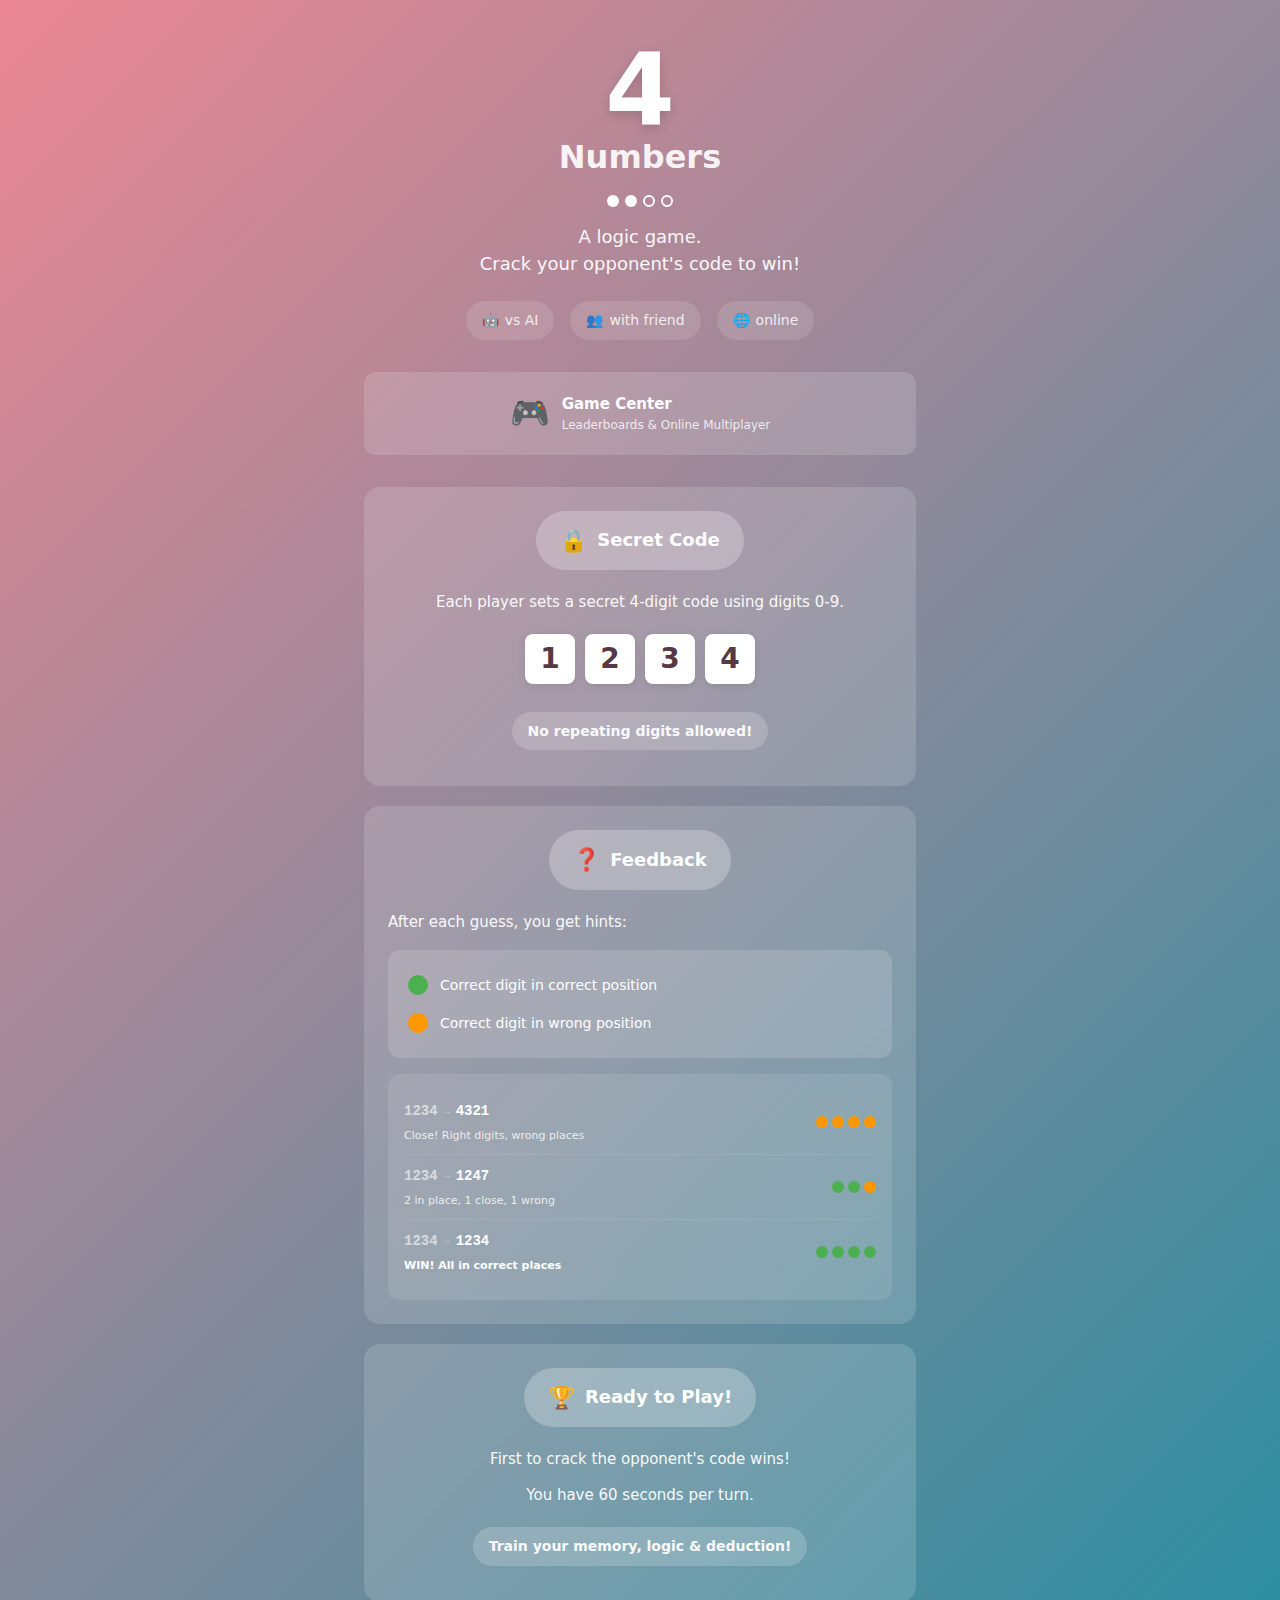
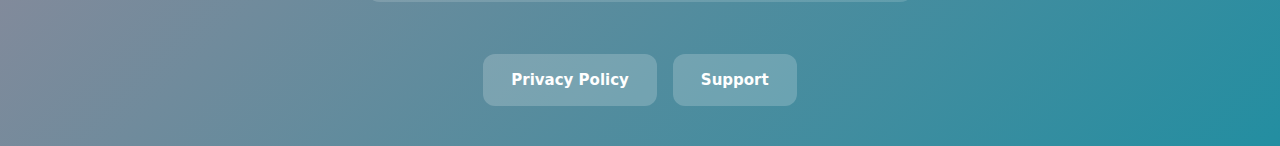
<file: index.html>
<!DOCTYPE html>
<!-- Last updated: 2026-02-02 -->
<html lang="en">
<head>
    <meta charset="UTF-8">
    <meta name="viewport" content="width=device-width, initial-scale=1.0">
    <meta name="description" content="4Numbers - A logic game. Crack your opponent's secret 4-digit code to win!">
    <meta name="theme-color" content="#EB8694">

    <!-- Open Graph -->
    <meta property="og:title" content="4Numbers - Logic Game">
    <meta property="og:description" content="A logic game. Crack your opponent's secret code to win!">
    <meta property="og:type" content="website">

    <title>4Numbers - Logic Game</title>
    <link rel="stylesheet" href="assets/style.css">
</head>
<body>
    <div class="container">
        <!-- Logo -->
        <div class="logo">
            <span class="logo-number">4</span>
            <span class="logo-text">Numbers</span>
            <div class="logo-dots">
                <span class="dot filled"></span>
                <span class="dot filled"></span>
                <span class="dot outline"></span>
                <span class="dot outline"></span>
            </div>
        </div>

        <!-- Tagline -->
        <p class="tagline">
            A logic game.<br>
            Crack your opponent's code to win!
        </p>

        <!-- Features -->
        <div class="features">
            <div class="feature">
                <span>🤖</span>
                <span>vs AI</span>
            </div>
            <div class="feature">
                <span>👥</span>
                <span>with friend</span>
            </div>
            <div class="feature">
                <span>🌐</span>
                <span>online</span>
            </div>
        </div>

        <!-- Game Center badge -->
        <div class="gamecenter-badge">
            <span class="gc-icon">🎮</span>
            <div class="gamecenter-info">
                <div class="gc-title">Game Center</div>
                <div class="gc-subtitle">Leaderboards & Online Multiplayer</div>
            </div>
        </div>

        <!-- Section 1: Secret Code (like onboarding page 2) -->
        <div class="section-card">
            <div class="title-wrapper">
                <h2><span class="icon">🔒</span> Secret Code</h2>
            </div>
            <p style="text-align: center;">Each player sets a secret 4-digit code using digits 0-9.</p>

            <div class="code-display">
                <div class="digit-box">1</div>
                <div class="digit-box">2</div>
                <div class="digit-box">3</div>
                <div class="digit-box">4</div>
            </div>

            <p style="text-align: center;">
                <span class="highlight-pill">No repeating digits allowed!</span>
            </p>
        </div>

        <!-- Section 2: Feedback (like onboarding page 3) -->
        <div class="section-card">
            <div class="title-wrapper">
                <h2><span class="icon">❓</span> Feedback</h2>
            </div>
            <p>After each guess, you get hints:</p>

            <div class="feedback-explanation">
                <div class="feedback-row">
                    <div class="feedback-dot correct"></div>
                    <span class="feedback-text">Correct digit in correct position</span>
                </div>
                <div class="feedback-row">
                    <div class="feedback-dot partial"></div>
                    <span class="feedback-text">Correct digit in wrong position</span>
                </div>
            </div>

            <!-- Examples like in onboarding -->
            <div class="feedback-examples">
                <!-- Example 1: All wrong places -->
                <div class="example-row">
                    <div>
                        <div class="example-guess">
                            <span class="secret">1234</span>
                            <span class="arrow">→</span>
                            <span>4321</span>
                        </div>
                        <div class="example-label">Close! Right digits, wrong places</div>
                    </div>
                    <div class="example-dots">
                        <div class="dot partial"></div>
                        <div class="dot partial"></div>
                        <div class="dot partial"></div>
                        <div class="dot partial"></div>
                    </div>
                </div>

                <!-- Example 2: Mixed result -->
                <div class="example-row">
                    <div>
                        <div class="example-guess">
                            <span class="secret">1234</span>
                            <span class="arrow">→</span>
                            <span>1247</span>
                        </div>
                        <div class="example-label">2 in place, 1 close, 1 wrong</div>
                    </div>
                    <div class="example-dots">
                        <div class="dot correct"></div>
                        <div class="dot correct"></div>
                        <div class="dot partial"></div>
                    </div>
                </div>

                <!-- Example 3: Win -->
                <div class="example-row">
                    <div>
                        <div class="example-guess">
                            <span class="secret">1234</span>
                            <span class="arrow">→</span>
                            <span>1234</span>
                        </div>
                        <div class="example-label win">WIN! All in correct places</div>
                    </div>
                    <div class="example-dots">
                        <div class="dot correct"></div>
                        <div class="dot correct"></div>
                        <div class="dot correct"></div>
                        <div class="dot correct"></div>
                    </div>
                </div>
            </div>
        </div>

        <!-- Section 3: Ready to Play (like onboarding page 4) -->
        <div class="section-card">
            <div class="title-wrapper">
                <h2><span class="icon">🏆</span> Ready to Play!</h2>
            </div>
            <p style="text-align: center;">First to crack the opponent's code wins!</p>
            <p style="text-align: center;">You have 60 seconds per turn.</p>
            <p style="text-align: center;">
                <span class="highlight-pill">Train your memory, logic & deduction!</span>
            </p>
        </div>

        <!-- Footer with buttons -->
        <footer>
            <a href="privacy/index.html" class="footer-btn">Privacy Policy</a>
            <a href="support/index.html" class="footer-btn">Support</a>
        </footer>
    </div>
</body>
</html>
</file>
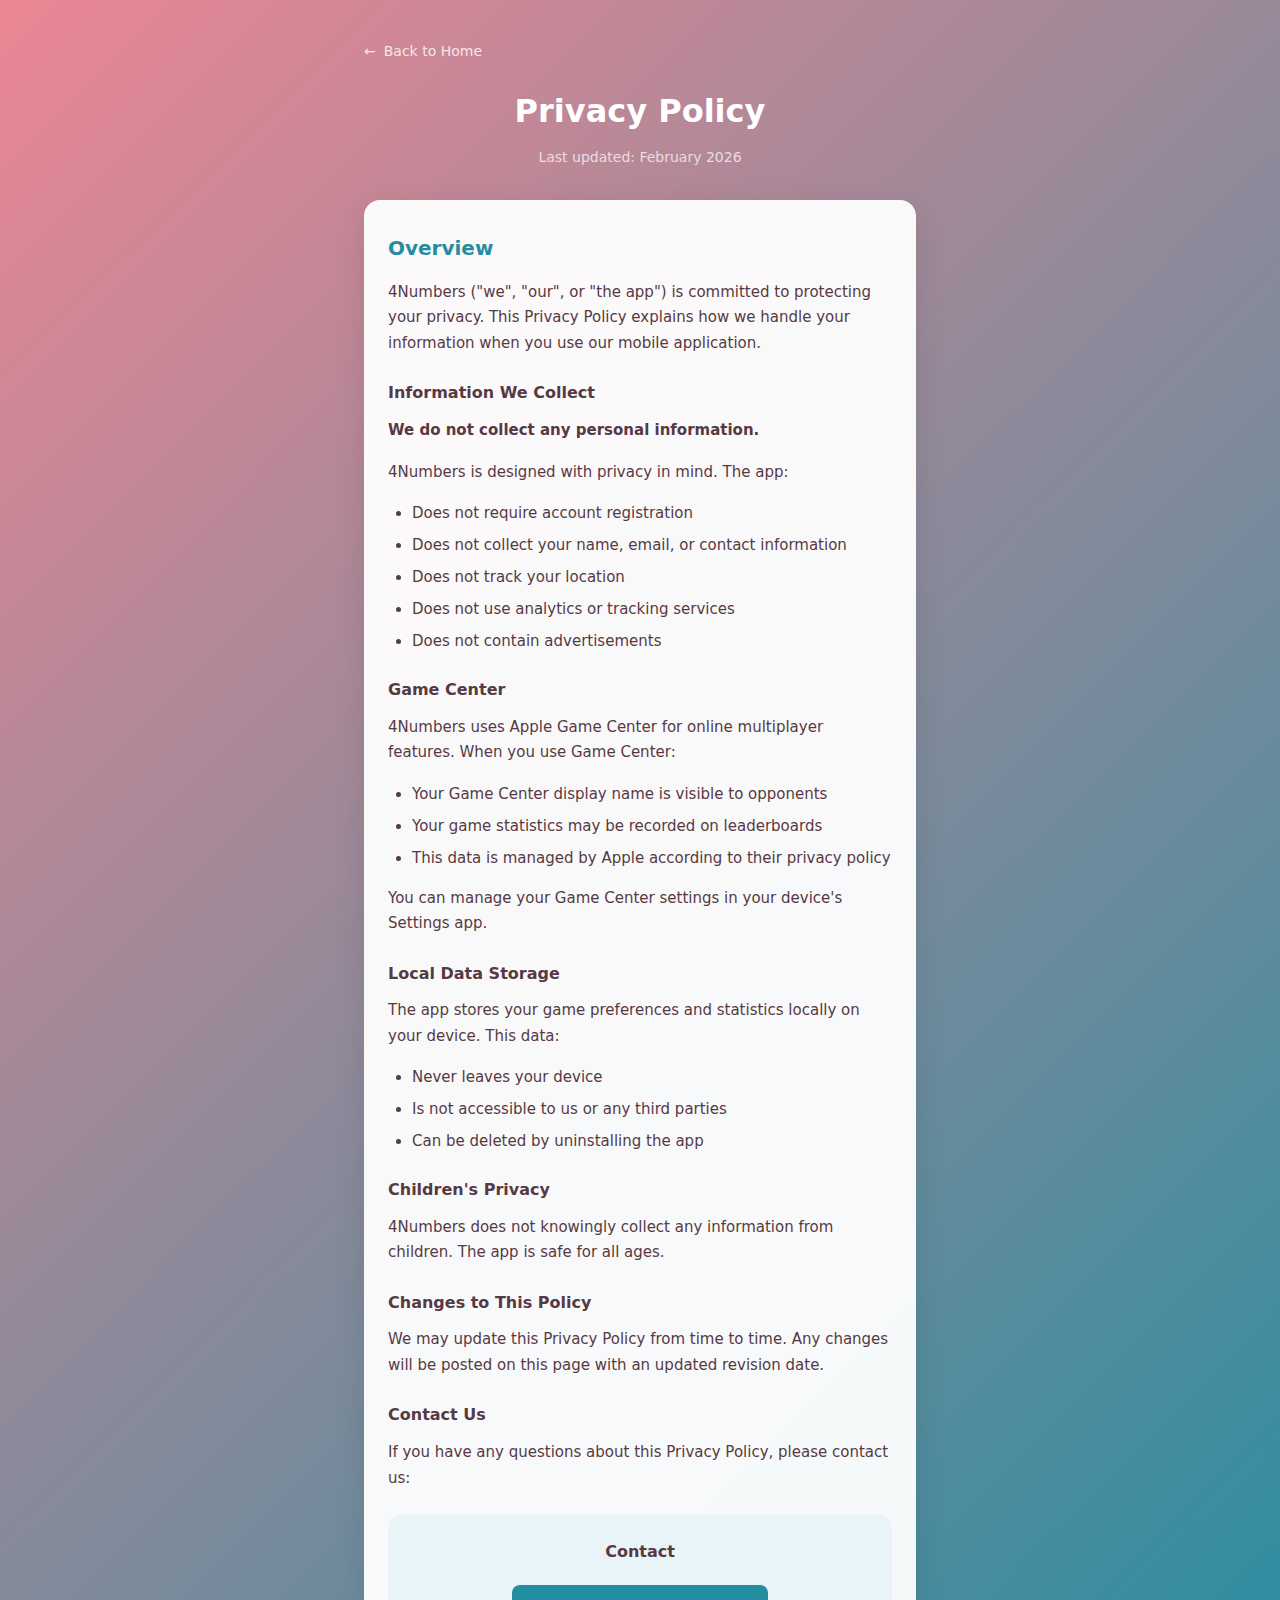
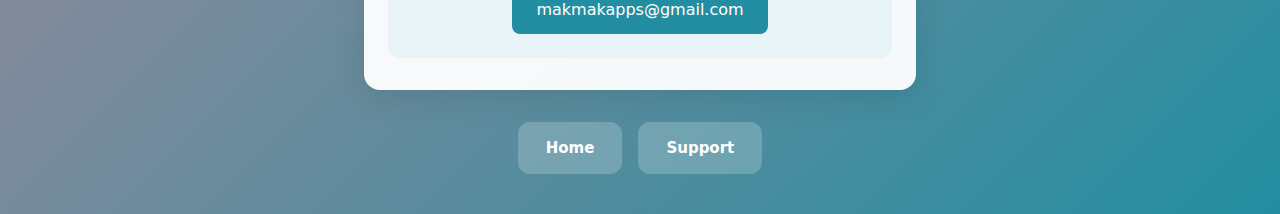
<file: privacy/index.html>
<!DOCTYPE html>
<html lang="en">
<head>
    <meta charset="UTF-8">
    <meta name="viewport" content="width=device-width, initial-scale=1.0">
    <meta name="description" content="4Numbers Privacy Policy">
    <meta name="theme-color" content="#EB8694">

    <title>Privacy Policy - 4Numbers</title>
    <link rel="stylesheet" href="../assets/style.css">
</head>
<body>
    <div class="container">
        <!-- Back link -->
        <a href="../index.html" class="back-link">
            <span>←</span>
            <span>Back to Home</span>
        </a>

        <!-- Page header -->
        <div class="page-header">
            <h1>Privacy Policy</h1>
            <p class="subtitle">Last updated: February 2026</p>
        </div>

        <!-- Content -->
        <div class="content-card">
            <h2>Overview</h2>
            <p>4Numbers ("we", "our", or "the app") is committed to protecting your privacy. This Privacy Policy explains how we handle your information when you use our mobile application.</p>

            <h3>Information We Collect</h3>
            <p><strong>We do not collect any personal information.</strong></p>
            <p>4Numbers is designed with privacy in mind. The app:</p>
            <ul>
                <li>Does not require account registration</li>
                <li>Does not collect your name, email, or contact information</li>
                <li>Does not track your location</li>
                <li>Does not use analytics or tracking services</li>
                <li>Does not contain advertisements</li>
            </ul>

            <h3>Game Center</h3>
            <p>4Numbers uses Apple Game Center for online multiplayer features. When you use Game Center:</p>
            <ul>
                <li>Your Game Center display name is visible to opponents</li>
                <li>Your game statistics may be recorded on leaderboards</li>
                <li>This data is managed by Apple according to their privacy policy</li>
            </ul>
            <p>You can manage your Game Center settings in your device's Settings app.</p>

            <h3>Local Data Storage</h3>
            <p>The app stores your game preferences and statistics locally on your device. This data:</p>
            <ul>
                <li>Never leaves your device</li>
                <li>Is not accessible to us or any third parties</li>
                <li>Can be deleted by uninstalling the app</li>
            </ul>

            <h3>Children's Privacy</h3>
            <p>4Numbers does not knowingly collect any information from children. The app is safe for all ages.</p>

            <h3>Changes to This Policy</h3>
            <p>We may update this Privacy Policy from time to time. Any changes will be posted on this page with an updated revision date.</p>

            <h3>Contact Us</h3>
            <p>If you have any questions about this Privacy Policy, please contact us:</p>

            <div class="contact-section">
                <h3>Contact</h3>
                <a href="mailto:makmakapps@gmail.com" class="email-link">makmakapps@gmail.com</a>
            </div>
        </div>

        <!-- Footer with buttons -->
        <footer>
            <a href="../index.html" class="footer-btn">Home</a>
            <a href="../support/index.html" class="footer-btn">Support</a>
        </footer>
    </div>
</body>
</html>
</file>
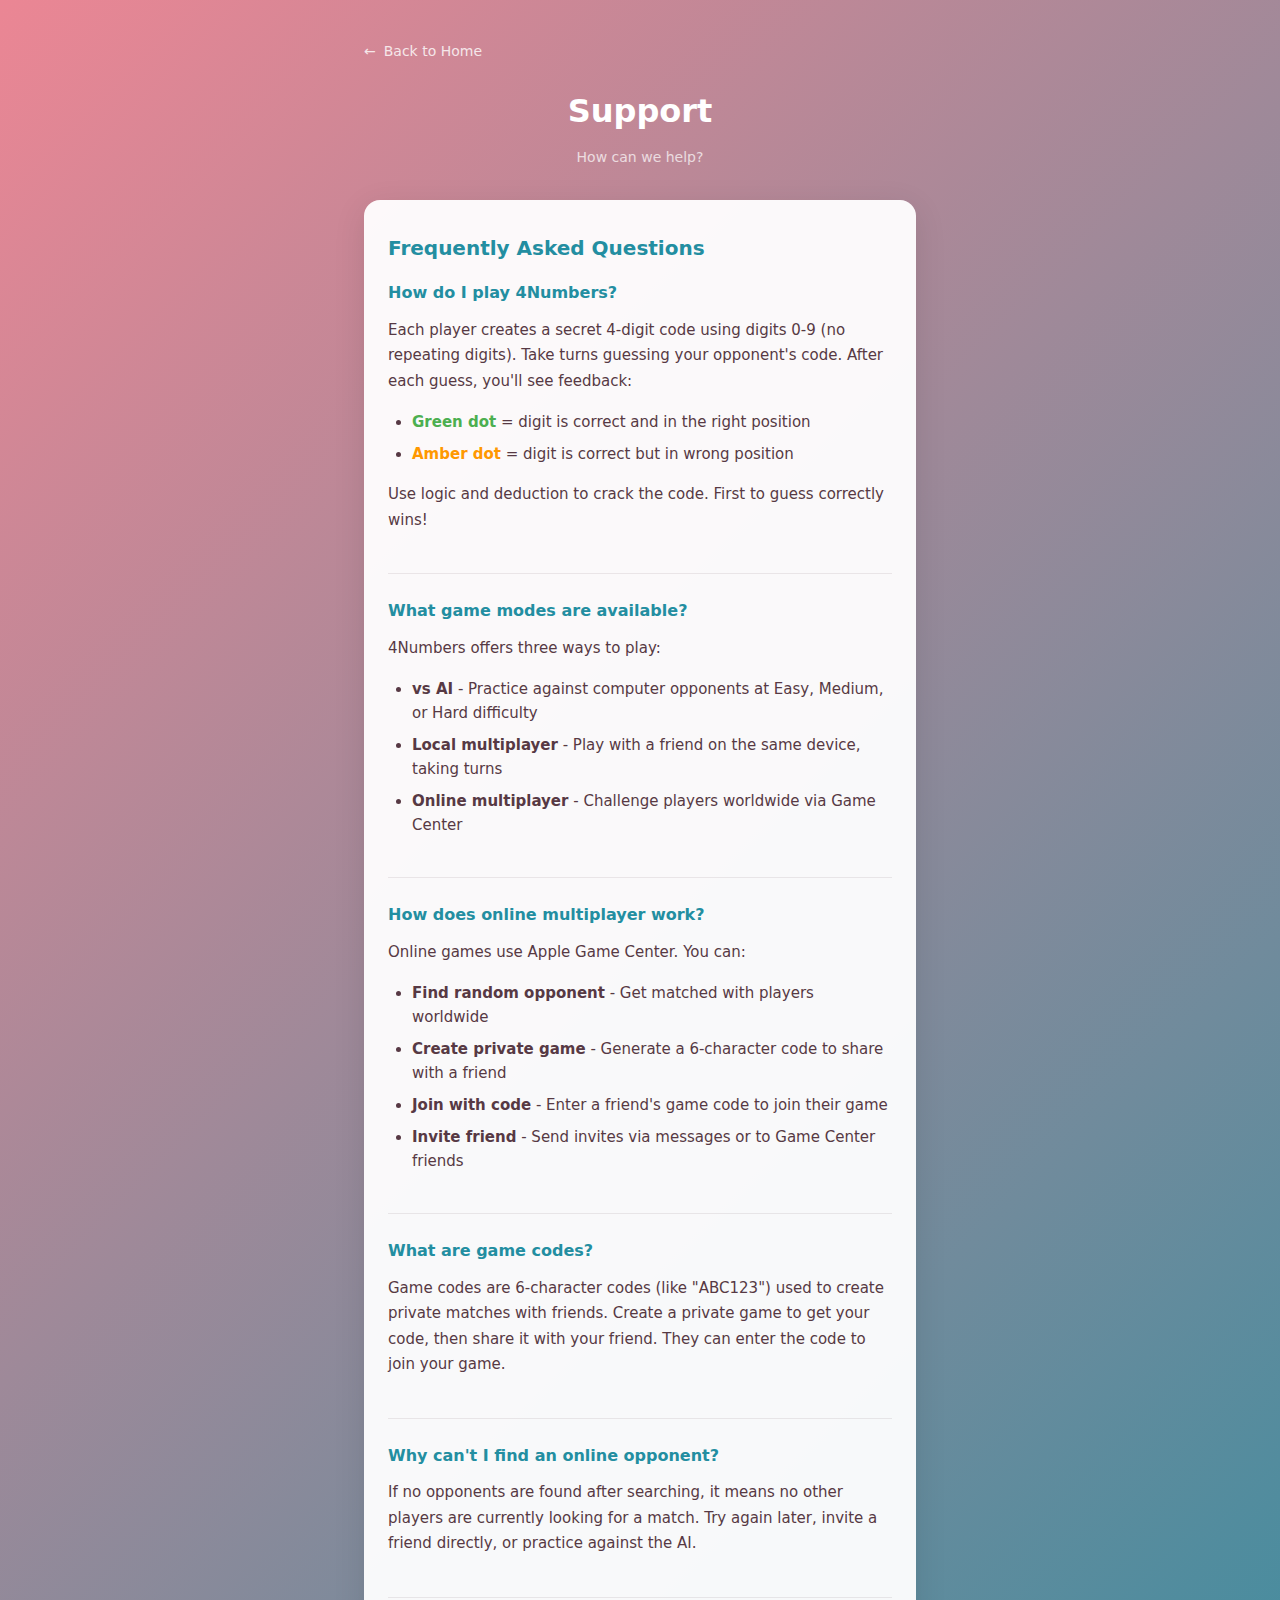
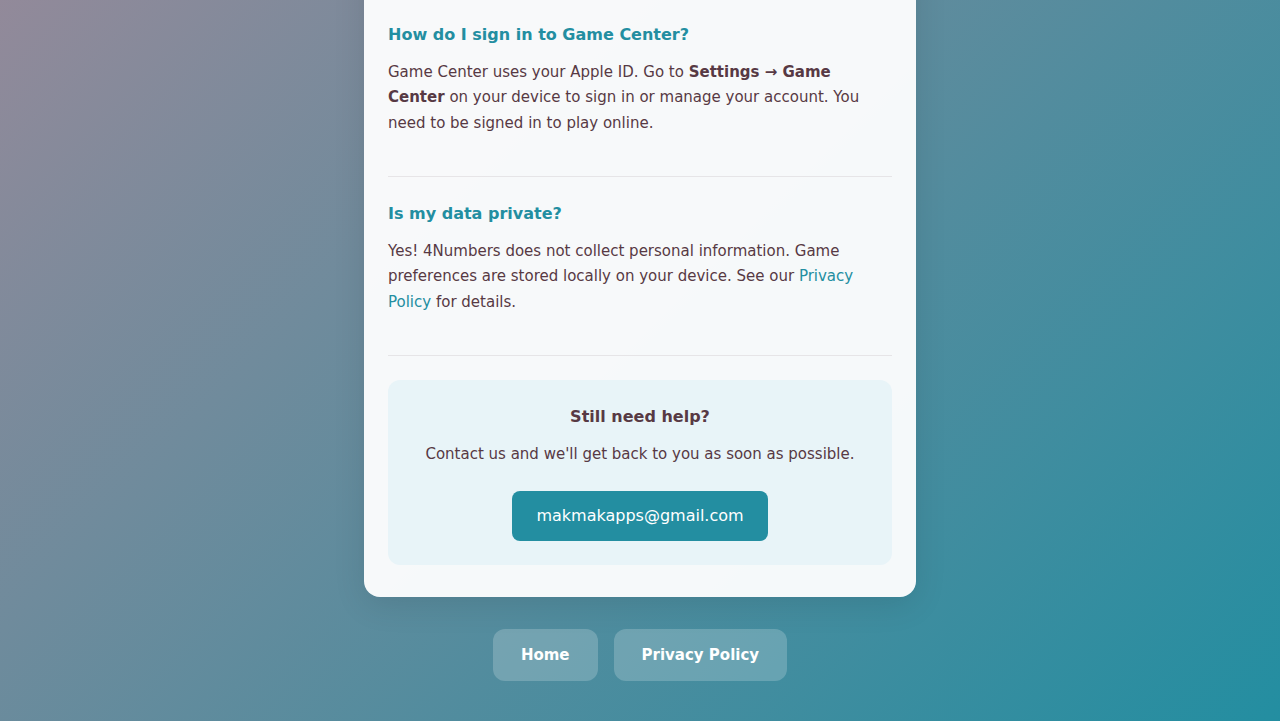
<file: support/index.html>
<!DOCTYPE html>
<html lang="en">
<head>
    <meta charset="UTF-8">
    <meta name="viewport" content="width=device-width, initial-scale=1.0">
    <meta name="description" content="4Numbers Support - Get help and answers to frequently asked questions">
    <meta name="theme-color" content="#EB8694">

    <title>Support - 4Numbers</title>
    <link rel="stylesheet" href="../assets/style.css">
</head>
<body>
    <div class="container">
        <!-- Back link -->
        <a href="../index.html" class="back-link">
            <span>←</span>
            <span>Back to Home</span>
        </a>

        <!-- Page header -->
        <div class="page-header">
            <h1>Support</h1>
            <p class="subtitle">How can we help?</p>
        </div>

        <!-- FAQ Content -->
        <div class="content-card">
            <h2>Frequently Asked Questions</h2>

            <div class="faq-item">
                <h3>How do I play 4Numbers?</h3>
                <p>Each player creates a secret 4-digit code using digits 0-9 (no repeating digits). Take turns guessing your opponent's code. After each guess, you'll see feedback:</p>
                <ul>
                    <li><strong style="color: #4CAF50;">Green dot</strong> = digit is correct and in the right position</li>
                    <li><strong style="color: #FF9800;">Amber dot</strong> = digit is correct but in wrong position</li>
                </ul>
                <p>Use logic and deduction to crack the code. First to guess correctly wins!</p>
            </div>

            <div class="faq-item">
                <h3>What game modes are available?</h3>
                <p>4Numbers offers three ways to play:</p>
                <ul>
                    <li><strong>vs AI</strong> - Practice against computer opponents at Easy, Medium, or Hard difficulty</li>
                    <li><strong>Local multiplayer</strong> - Play with a friend on the same device, taking turns</li>
                    <li><strong>Online multiplayer</strong> - Challenge players worldwide via Game Center</li>
                </ul>
            </div>

            <div class="faq-item">
                <h3>How does online multiplayer work?</h3>
                <p>Online games use Apple Game Center. You can:</p>
                <ul>
                    <li><strong>Find random opponent</strong> - Get matched with players worldwide</li>
                    <li><strong>Create private game</strong> - Generate a 6-character code to share with a friend</li>
                    <li><strong>Join with code</strong> - Enter a friend's game code to join their game</li>
                    <li><strong>Invite friend</strong> - Send invites via messages or to Game Center friends</li>
                </ul>
            </div>

            <div class="faq-item">
                <h3>What are game codes?</h3>
                <p>Game codes are 6-character codes (like "ABC123") used to create private matches with friends. Create a private game to get your code, then share it with your friend. They can enter the code to join your game.</p>
            </div>

            <div class="faq-item">
                <h3>Why can't I find an online opponent?</h3>
                <p>If no opponents are found after searching, it means no other players are currently looking for a match. Try again later, invite a friend directly, or practice against the AI.</p>
            </div>

            <div class="faq-item">
                <h3>How do I sign in to Game Center?</h3>
                <p>Game Center uses your Apple ID. Go to <strong>Settings → Game Center</strong> on your device to sign in or manage your account. You need to be signed in to play online.</p>
            </div>

            <div class="faq-item">
                <h3>Is my data private?</h3>
                <p>Yes! 4Numbers does not collect personal information. Game preferences are stored locally on your device. See our <a href="../privacy/index.html">Privacy Policy</a> for details.</p>
            </div>

            <!-- Contact section -->
            <div class="contact-section">
                <h3>Still need help?</h3>
                <p>Contact us and we'll get back to you as soon as possible.</p>
                <a href="mailto:makmakapps@gmail.com" class="email-link">makmakapps@gmail.com</a>
            </div>
        </div>

        <!-- Footer with buttons -->
        <footer>
            <a href="../index.html" class="footer-btn">Home</a>
            <a href="../privacy/index.html" class="footer-btn">Privacy Policy</a>
        </footer>
    </div>
</body>
</html>
</file>
<file: assets/style.css>
/* 4Numbers Website - App-matching styles */

:root {
    /* App colors from AppTheme.swift */
    --berry: #EB8694;
    --aqua: #238EA1;
    --matterhorn: #573944;
    --ice: #E8F4F8;
    --feedback-correct: #4CAF50;
    --feedback-partial: #FF9800;
    --light-blue: #B8D4E3;
}

* {
    margin: 0;
    padding: 0;
    box-sizing: border-box;
}

html {
    scroll-behavior: smooth;
}

body {
    min-height: 100vh;
    background: linear-gradient(135deg, var(--berry) 0%, var(--aqua) 100%);
    font-family: -apple-system, BlinkMacSystemFont, 'SF Pro Rounded', 'SF Pro Text', system-ui, sans-serif;
    color: white;
    line-height: 1.6;
}

.container {
    max-width: 600px;
    margin: 0 auto;
    padding: 40px 24px;
    min-height: 100vh;
    display: flex;
    flex-direction: column;
}

/* Logo */
.logo {
    text-align: center;
    margin-bottom: 16px;
}

.logo-number {
    font-size: 100px;
    font-weight: 800;
    line-height: 1;
    display: block;
    text-shadow: 0 4px 12px rgba(0, 0, 0, 0.15);
}

.logo-text {
    font-size: 32px;
    font-weight: 600;
    opacity: 0.9;
    display: block;
    margin-top: -8px;
}

.logo-dots {
    display: flex;
    justify-content: center;
    gap: 6px;
    margin-top: 12px;
}

.logo-dots .dot {
    width: 12px;
    height: 12px;
    border-radius: 50%;
}

.logo-dots .dot.filled {
    background: white;
}

.logo-dots .dot.outline {
    background: transparent;
    border: 2px solid white;
}

/* Tagline */
.tagline {
    text-align: center;
    font-size: 18px;
    font-weight: 500;
    opacity: 0.95;
    margin-bottom: 24px;
    line-height: 1.5;
}

/* Features row */
.features {
    display: flex;
    justify-content: center;
    gap: 16px;
    flex-wrap: wrap;
    margin-bottom: 32px;
}

.feature {
    display: flex;
    align-items: center;
    gap: 6px;
    font-size: 14px;
    font-weight: 500;
    opacity: 0.85;
    padding: 8px 16px;
    background: rgba(255, 255, 255, 0.15);
    border-radius: 20px;
}

/* Game Center badge */
.gamecenter-badge {
    display: flex;
    align-items: center;
    justify-content: center;
    gap: 12px;
    background: rgba(255, 255, 255, 0.15);
    border-radius: 12px;
    padding: 16px 24px;
    margin-bottom: 32px;
}

.gamecenter-badge img {
    width: 40px;
    height: 40px;
}

.gamecenter-badge .gc-icon {
    font-size: 32px;
}

.gamecenter-info {
    text-align: left;
}

.gamecenter-info .gc-title {
    font-weight: 600;
    font-size: 15px;
}

.gamecenter-info .gc-subtitle {
    font-size: 12px;
    opacity: 0.8;
}

/* Section cards (onboarding style) */
.section-card {
    background: rgba(255, 255, 255, 0.15);
    border-radius: 16px;
    padding: 24px;
    margin-bottom: 20px;
}

.section-card h2 {
    font-size: 18px;
    font-weight: 700;
    margin-bottom: 20px;
    display: inline-flex;
    align-items: center;
    gap: 10px;
    background: rgba(255, 255, 255, 0.25);
    padding: 12px 24px;
    border-radius: 30px;
}

.section-card .title-wrapper {
    text-align: center;
}

.section-card h2 .icon {
    font-size: 22px;
}

.section-card p {
    font-size: 15px;
    opacity: 0.95;
    margin-bottom: 12px;
    line-height: 1.6;
}

/* Code digits display (like onboarding) */
.code-display {
    display: flex;
    justify-content: center;
    gap: 10px;
    margin: 20px 0;
}

.digit-box {
    width: 50px;
    height: 50px;
    background: white;
    border-radius: 8px;
    display: flex;
    align-items: center;
    justify-content: center;
    font-size: 28px;
    font-weight: 700;
    color: var(--matterhorn);
    box-shadow: 0 2px 8px rgba(0, 0, 0, 0.1);
}

/* Highlight pill */
.highlight-pill {
    display: inline-block;
    background: rgba(255, 255, 255, 0.2);
    padding: 8px 16px;
    border-radius: 20px;
    font-size: 14px;
    font-weight: 600;
    margin-top: 8px;
}

/* Feedback explanation (like onboarding page 3) */
.feedback-explanation {
    background: rgba(255, 255, 255, 0.15);
    border-radius: 12px;
    padding: 16px 20px;
    margin: 16px 0;
}

.feedback-row {
    display: flex;
    align-items: center;
    gap: 12px;
    padding: 8px 0;
}

.feedback-dot {
    width: 20px;
    height: 20px;
    border-radius: 50%;
    flex-shrink: 0;
}

.feedback-dot.correct {
    background: var(--feedback-correct);
}

.feedback-dot.partial {
    background: var(--feedback-partial);
}

.feedback-text {
    font-size: 14px;
    font-weight: 500;
}

/* Feedback examples (like onboarding) */
.feedback-examples {
    background: rgba(255, 255, 255, 0.1);
    border-radius: 12px;
    padding: 16px;
    margin-top: 16px;
}

.example-row {
    display: flex;
    align-items: center;
    justify-content: space-between;
    padding: 10px 0;
    border-bottom: 1px solid rgba(255, 255, 255, 0.1);
}

.example-row:last-child {
    border-bottom: none;
}

.example-guess {
    display: flex;
    align-items: center;
    gap: 6px;
    font-size: 14px;
    font-weight: 600;
    font-family: 'SF Mono', monospace;
}

.example-guess .arrow {
    opacity: 0.5;
    font-size: 10px;
}

.example-guess .secret {
    opacity: 0.6;
}

.example-dots {
    display: flex;
    gap: 4px;
}

.example-dots .dot {
    width: 12px;
    height: 12px;
    border-radius: 50%;
}

.example-dots .dot.correct {
    background: var(--feedback-correct);
}

.example-dots .dot.partial {
    background: var(--feedback-partial);
}

.example-label {
    font-size: 11px;
    opacity: 0.8;
    margin-top: 4px;
}

.example-label.win {
    font-weight: 700;
    opacity: 1;
}

/* Footer buttons */
footer {
    margin-top: auto;
    padding-top: 32px;
    display: flex;
    justify-content: center;
    gap: 16px;
    flex-wrap: wrap;
}

.footer-btn {
    display: inline-block;
    padding: 14px 28px;
    background: rgba(255, 255, 255, 0.2);
    border-radius: 12px;
    color: white;
    text-decoration: none;
    font-weight: 600;
    font-size: 15px;
    transition: all 0.2s ease;
}

.footer-btn:hover {
    background: rgba(255, 255, 255, 0.3);
    transform: translateY(-2px);
}

/* Back link */
.back-link {
    display: inline-flex;
    align-items: center;
    gap: 8px;
    color: white;
    text-decoration: none;
    font-size: 14px;
    font-weight: 500;
    opacity: 0.8;
    margin-bottom: 24px;
    transition: opacity 0.2s ease;
}

.back-link:hover {
    opacity: 1;
}

/* Page header */
.page-header {
    text-align: center;
    margin-bottom: 32px;
}

.page-header h1 {
    font-size: 32px;
    font-weight: 700;
    margin-bottom: 8px;
}

.page-header .subtitle {
    font-size: 14px;
    opacity: 0.7;
}

/* Content card (for privacy/support) */
.content-card {
    background: rgba(255, 255, 255, 0.95);
    border-radius: 16px;
    padding: 32px 24px;
    color: var(--matterhorn);
    box-shadow: 0 8px 32px rgba(0, 0, 0, 0.1);
}

.content-card h2 {
    font-size: 20px;
    font-weight: 700;
    margin-bottom: 16px;
    color: var(--aqua);
}

.content-card h3 {
    font-size: 16px;
    font-weight: 600;
    margin-top: 24px;
    margin-bottom: 12px;
    color: var(--matterhorn);
}

.content-card p {
    margin-bottom: 16px;
    font-size: 15px;
    line-height: 1.7;
}

.content-card ul {
    margin-bottom: 16px;
    padding-left: 24px;
}

.content-card li {
    margin-bottom: 8px;
    font-size: 15px;
}

.content-card a {
    color: var(--aqua);
    text-decoration: none;
    font-weight: 500;
}

.content-card a:hover {
    text-decoration: underline;
}

/* FAQ */
.faq-item {
    margin-bottom: 24px;
    padding-bottom: 24px;
    border-bottom: 1px solid rgba(87, 57, 68, 0.1);
}

.faq-item:last-child {
    border-bottom: none;
    margin-bottom: 0;
    padding-bottom: 0;
}

.faq-item h3 {
    margin-top: 0;
    color: var(--aqua);
}

/* Contact */
.contact-section {
    background: var(--ice);
    border-radius: 12px;
    padding: 24px;
    margin-top: 24px;
    text-align: center;
}

.contact-section h3 {
    margin-top: 0;
    margin-bottom: 12px;
}

.email-link {
    display: inline-block;
    padding: 12px 24px;
    background: var(--aqua);
    color: white !important;
    border-radius: 8px;
    font-weight: 600;
    margin-top: 8px;
    transition: transform 0.2s ease, box-shadow 0.2s ease;
}

.email-link:hover {
    text-decoration: none !important;
    transform: translateY(-2px);
    box-shadow: 0 4px 12px rgba(35, 142, 161, 0.4);
}

/* Responsive */
@media (max-width: 480px) {
    .container {
        padding: 24px 16px;
    }

    .logo-number {
        font-size: 80px;
    }

    .logo-text {
        font-size: 26px;
    }

    .features {
        flex-direction: column;
        align-items: center;
    }

    .digit-box {
        width: 44px;
        height: 44px;
        font-size: 24px;
    }

    .content-card {
        padding: 24px 20px;
    }

    footer {
        flex-direction: column;
        align-items: center;
    }

    .footer-btn {
        width: 100%;
        text-align: center;
    }
}
</file>
